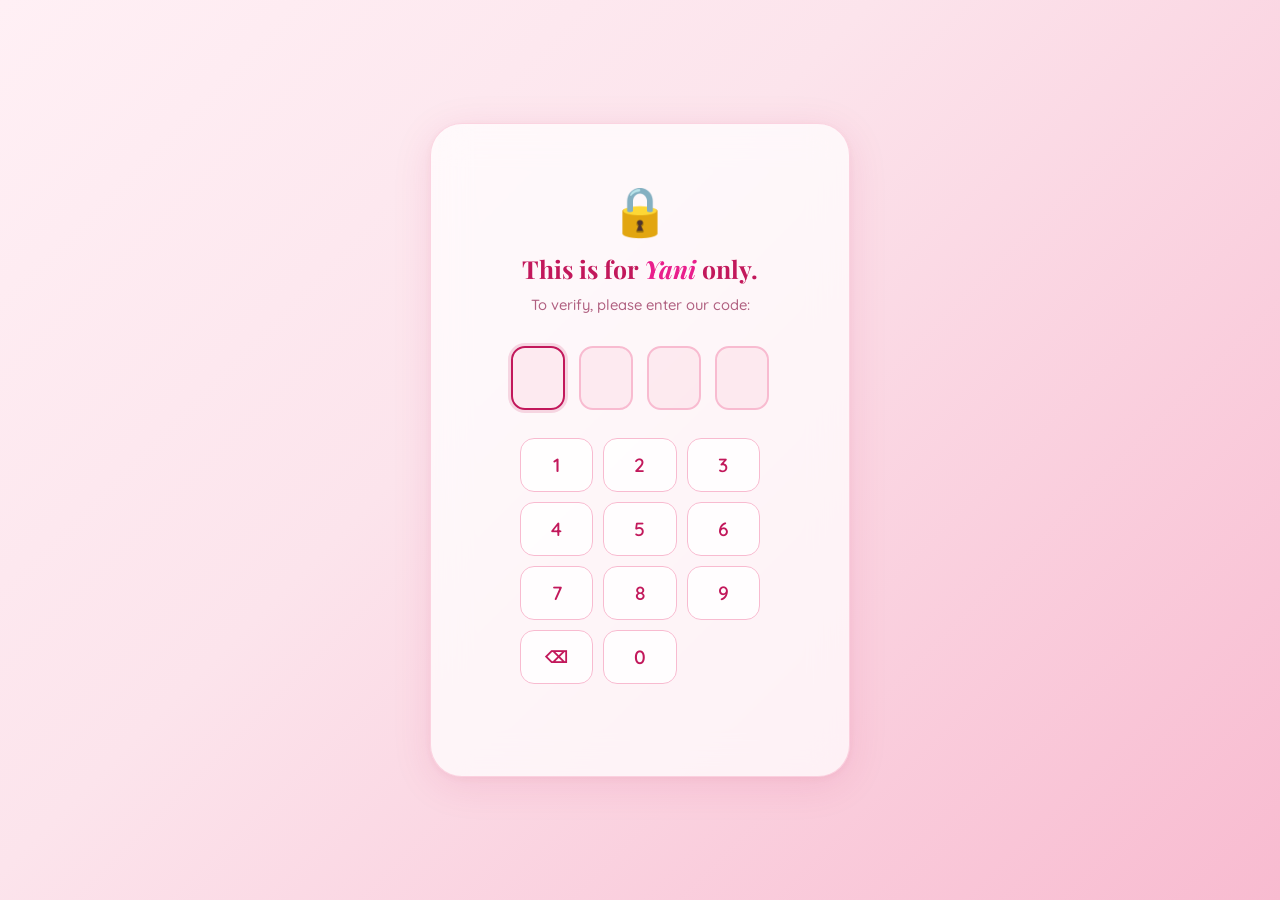
<file: index.html>
<!DOCTYPE html>
<html lang="en">
<head>
  <meta charset="UTF-8" />
  <meta name="viewport" content="width=device-width, initial-scale=1.0"/>
  <title>For Yani Only!</title>
  <link href="https://fonts.googleapis.com/css2?family=Playfair+Display:ital,wght@0,400;0,700;1,400&family=Quicksand:wght@400;500;600&display=swap" rel="stylesheet"/>
  <style>
    :root {
      --pink-deep:   #c2185b;
      --pink-mid:    #e91e8c;
      --pink-soft:   #f48fb1;
      --pink-pale:   #fce4ec;
      --pink-blush:  #fff0f5;
      --pink-rose:   #f8bbd0;
    }

    *, *::before, *::after { box-sizing: border-box; margin: 0; padding: 0; }

    body {
      min-height: 100vh;
      background: linear-gradient(135deg, #fff0f5 0%, #fce4ec 40%, #f8bbd0 100%);
      font-family: 'Quicksand', sans-serif;
      display: flex;
      align-items: center;
      justify-content: center;
      overflow: hidden;
      position: relative;
    }

    .petal {
      position: fixed;
      opacity: 0;
      animation: fall linear infinite;
      pointer-events: none;
      user-select: none;
    }
    @keyframes fall {
      0%   { transform: translateY(-60px) rotate(0deg); opacity: 0.7; }
      100% { transform: translateY(110vh)  rotate(360deg); opacity: 0; }
    }

    .card {
      background: rgba(255,255,255,0.72);
      backdrop-filter: blur(18px);
      border: 1.5px solid rgba(244,143,177,0.35);
      border-radius: 32px;
      padding: 56px 52px 48px;
      max-width: 420px;
      width: 90%;
      text-align: center;
      box-shadow: 0 8px 40px rgba(194,24,91,.10), 0 2px 8px rgba(194,24,91,.06);
      position: relative;
      z-index: 10;
      animation: popIn .7s cubic-bezier(.34,1.56,.64,1) both;
    }
    @keyframes popIn {
      from { transform: scale(.85) translateY(30px); opacity: 0; }
      to   { transform: scale(1)   translateY(0);    opacity: 1; }
    }

    .lock-icon {
      font-size: 3rem;
      margin-bottom: 12px;
      display: block;
      animation: wiggle 2.5s ease-in-out infinite;
    }
    @keyframes wiggle {
      0%,100% { transform: rotate(-6deg); }
      50%      { transform: rotate(6deg); }
    }

    .card h1 {
      font-family: 'Playfair Display', serif;
      font-size: 1.55rem;
      color: var(--pink-deep);
      line-height: 1.4;
      margin-bottom: 8px;
    }
    .card h1 em { color: var(--pink-mid); font-style: italic; }

    .subtitle {
      font-size: 0.92rem;
      color: #b06080;
      margin-bottom: 32px;
      font-weight: 500;
    }

    .dots-row {
      display: flex;
      justify-content: center;
      gap: 14px;
      margin-bottom: 28px;
    }
    .dot-box {
      width: 54px; height: 64px;
      background: rgba(252,228,236,0.7);
      border: 2px solid var(--pink-rose);
      border-radius: 14px;
      display: flex; align-items: center; justify-content: center;
      font-size: 2rem;
      color: var(--pink-deep);
      font-family: 'Playfair Display', serif;
      transition: border-color .2s, background .2s, transform .15s;
    }
    .dot-box.filled  { background: var(--pink-pale); border-color: var(--pink-mid); transform: scale(1.06); }
    .dot-box.active  { border-color: var(--pink-deep); box-shadow: 0 0 0 3px rgba(194,24,91,.15); }

    .numpad {
      display: grid;
      grid-template-columns: repeat(3, 1fr);
      gap: 10px;
      max-width: 240px;
      margin: 0 auto 24px;
    }
    .key {
      background: rgba(255,255,255,0.8);
      border: 1.5px solid var(--pink-rose);
      border-radius: 14px;
      padding: 14px 0;
      font-size: 1.2rem;
      font-family: 'Quicksand', sans-serif;
      font-weight: 600;
      color: var(--pink-deep);
      cursor: pointer;
      transition: background .15s, transform .1s, box-shadow .15s;
      user-select: none;
    }
    .key:hover  { background: var(--pink-pale); box-shadow: 0 4px 12px rgba(194,24,91,.12); }
    .key:active { transform: scale(.94); }
    .key.del    { font-size: 1rem; }
    .key.zero   { grid-column: 2; }

    .shake { animation: shake .4s cubic-bezier(.36,.07,.19,.97) both; }
    @keyframes shake {
      10%,90% { transform: translateX(-4px); }
      30%,70% { transform: translateX(6px); }
      50%      { transform: translateX(-4px); }
    }

    .msg { font-size: .85rem; min-height: 20px; color: var(--pink-deep); font-weight: 600; }

    .success-overlay {
      position: fixed; inset: 0;
      background: rgba(252,228,236,.95);
      display: flex; flex-direction: column;
      align-items: center; justify-content: center;
      z-index: 100;
      opacity: 0; pointer-events: none;
      transition: opacity .5s;
    }
    .success-overlay.show { opacity: 1; pointer-events: all; }
    .success-overlay .big { font-size: 5rem; margin-bottom: 16px; animation: bounce .6s ease infinite alternate; }
    @keyframes bounce { from { transform: translateY(0); } to { transform: translateY(-14px); } }
    .success-overlay p {
      font-family: 'Playfair Display', serif;
      font-size: 1.6rem;
      color: var(--pink-deep);
      margin-bottom: 28px;
      text-align: center;
    }
    .enter-btn {
      background: linear-gradient(135deg, var(--pink-mid), var(--pink-deep));
      color: #fff; border: none; border-radius: 50px;
      padding: 14px 40px; font-size: 1rem;
      font-family: 'Quicksand', sans-serif; font-weight: 700;
      cursor: pointer; letter-spacing: .04em;
      box-shadow: 0 6px 20px rgba(194,24,91,.3);
      transition: transform .15s, box-shadow .15s;
    }
    .enter-btn:hover { transform: translateY(-2px); box-shadow: 0 10px 28px rgba(194,24,91,.35); }

    .burst { position: fixed; pointer-events: none; z-index: 200; }
    .burst span {
      position: absolute; font-size: 1.5rem;
      animation: burst-anim .9s ease forwards;
    }
    @keyframes burst-anim {
      0%   { transform: translate(0,0) scale(1); opacity: 1; }
      100% { transform: translate(var(--tx),var(--ty)) scale(.3); opacity: 0; }
    }
  </style>
</head>
<body>
  <div id="petals"></div>

  <div class="card" id="card">
    <span class="lock-icon">🔒</span>
    <h1>This is for <em>Yani</em> only.</h1>
    <p class="subtitle">To verify, please enter our code:</p>

    <div class="dots-row" id="dots">
      <div class="dot-box active" id="d0"></div>
      <div class="dot-box" id="d1"></div>
      <div class="dot-box" id="d2"></div>
      <div class="dot-box" id="d3"></div>
    </div>

    <div class="numpad" id="numpad">
      <button class="key" data-n="1">1</button>
      <button class="key" data-n="2">2</button>
      <button class="key" data-n="3">3</button>
      <button class="key" data-n="4">4</button>
      <button class="key" data-n="5">5</button>
      <button class="key" data-n="6">6</button>
      <button class="key" data-n="7">7</button>
      <button class="key" data-n="8">8</button>
      <button class="key" data-n="9">9</button>
      <button class="key del" data-n="del">⌫</button>
      <button class="key zero" data-n="0">0</button>
    </div>

    <p class="msg" id="msg"></p>
  </div>

  <div class="success-overlay" id="success">
    <div class="big">🌸</div>
    <p>It's really you, Yani!<br><small style="font-size:1rem;color:#b06080">Welcome to your special place, Yna!</small></p>
    <button class="enter-btn" onclick="window.location.href='home.html'">Enter</button>
  </div>

  <script>
    const petalWrap = document.getElementById('petals');
    ['🌸','🌺','💮','🌷','💗'].forEach((e,i) => {
      for (let j = 0; j < 4; j++) {
        const p = document.createElement('div');
        p.className = 'petal'; p.textContent = e;
        p.style.left = Math.random()*100+'vw';
        p.style.fontSize = (.9+Math.random()*.7)+'rem';
        p.style.animationDuration = (5+Math.random()*8)+'s';
        p.style.animationDelay = (Math.random()*8)+'s';
        petalWrap.appendChild(p);
      }
    });

    const SECRET = '2165';
    let entered = '';

    function updateDots() {
      for (let i = 0; i < 4; i++) {
        const d = document.getElementById('d'+i);
        d.classList.toggle('filled', i < entered.length);
        d.classList.toggle('active', i === entered.length);
        d.textContent = i < entered.length ? '•' : '';
      }
    }
    function push(n) {
      if (entered.length >= 4) return;
      entered += n; updateDots();
      if (entered.length === 4) setTimeout(check, 200);
    }
    function del() {
      entered = entered.slice(0,-1);
      document.getElementById('msg').textContent = '';
      updateDots();
    }
    function check() {
      if (entered === SECRET) {
        for (let i = 0; i < 10; i++) spawnBurst();
        setTimeout(() => document.getElementById('success').classList.add('show'), 400);
      } else {
        const card = document.getElementById('card');
        card.classList.add('shake');
        document.getElementById('msg').textContent = '❌ Hmm, try again! Only Yani knows 💭';
        setTimeout(() => { card.classList.remove('shake'); entered = ''; updateDots(); }, 500);
      }
    }
    function spawnBurst() {
      const b = document.createElement('div'); b.className = 'burst';
      const cx = window.innerWidth/2, cy = window.innerHeight/2;
      b.style.left = cx+'px'; b.style.top = cy+'px';
      for (let i = 0; i < 8; i++) {
        const s = document.createElement('span');
        const a = (i/8)*360, d = 80+Math.random()*80;
        s.style.setProperty('--tx', Math.cos(a*Math.PI/180)*d+'px');
        s.style.setProperty('--ty', Math.sin(a*Math.PI/180)*d+'px');
        s.style.animationDelay = Math.random()*.3+'s';
        s.textContent = ['💗','💕','💖','🌸'][i%4];
        b.appendChild(s);
      }
      document.body.appendChild(b);
      setTimeout(() => b.remove(), 1200);
    }

    document.getElementById('numpad').addEventListener('click', e => {
      const n = e.target.closest('[data-n]')?.dataset.n;
      if (!n) return;
      n === 'del' ? del() : push(n);
    });
    document.addEventListener('keydown', e => {
      if (e.key >= '0' && e.key <= '9') push(e.key);
      if (e.key === 'Backspace') del();
    });
  </script>
</body>
</html>
</file>
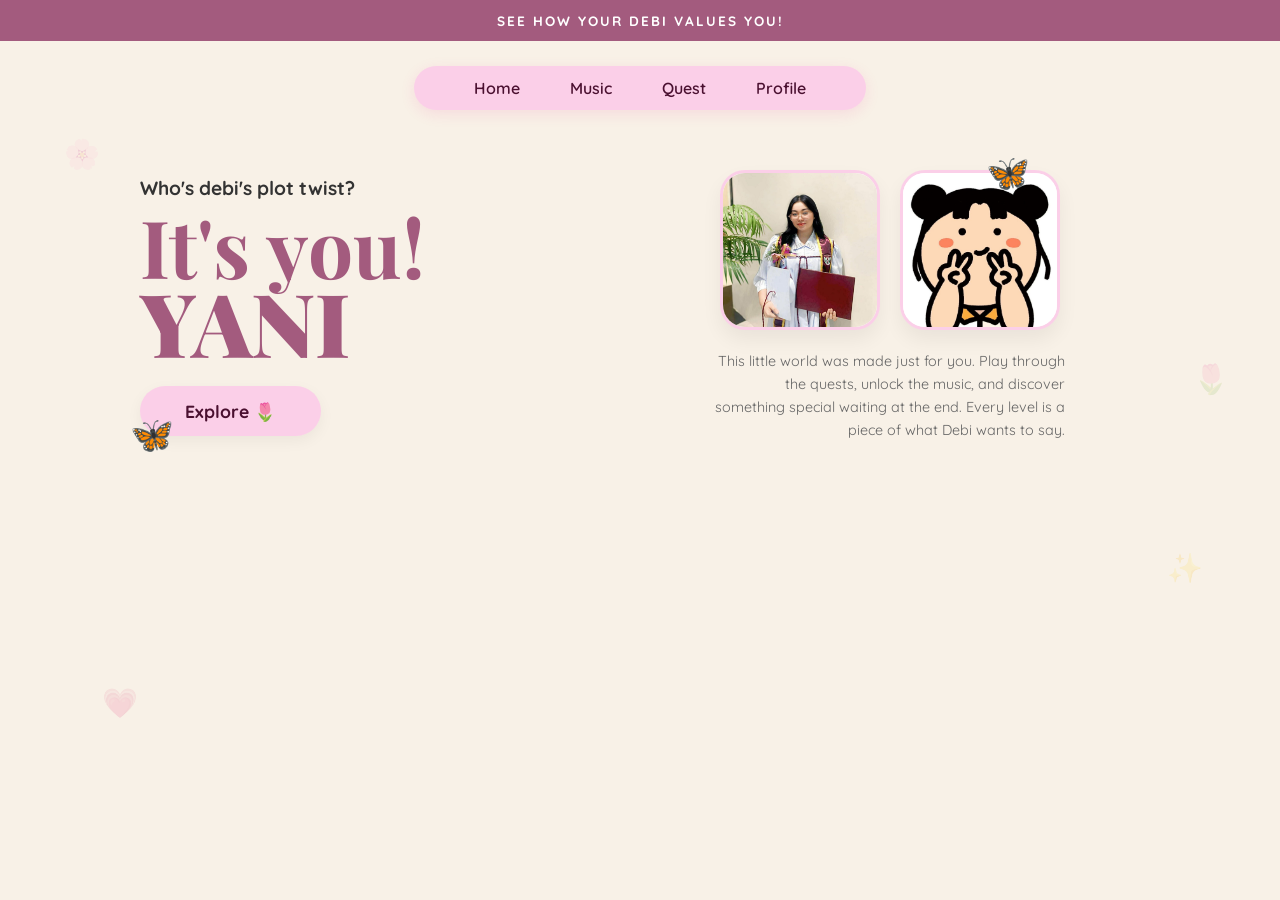
<file: home.html>
<!DOCTYPE html>
<html lang="en">
<head>
  <meta charset="UTF-8" />
  <meta name="viewport" content="width=device-width, initial-scale=1.0"/>
  <title>SEE HOW DEBI VALUES YOU</title>
  <link href="https://fonts.googleapis.com/css2?family=Playfair+Display:ital,wght@0,400;0,700;1,400&family=Quicksand:wght@400;500;600;700&display=swap" rel="stylesheet"/>
  
  <style>
    :root {
      --pink-deep:  #a35b7e; 
      --pink-mid:   #e91e8c;
      --pink-soft:  #fbcfe8; 
      --pink-pale:  #fce4ec;
      --bg-cream:   #F8F1E7; 
    }

    *, *::before, *::after { box-sizing: border-box; margin: 0; padding: 0; }
    html { scroll-behavior: smooth; }

    body {
      font-family: 'Quicksand', sans-serif;
      background-color: var(--bg-cream);
      color: #4a1030;
      min-height: 100vh;
      overflow-x: hidden;
      position: relative;
    }

    .top-banner {
      background-color: var(--pink-deep);
      color: white;
      text-align: center;
      padding: 12px;
      font-weight: 700;
      letter-spacing: 2px;
      font-size: 0.85rem;
      text-transform: uppercase;
      position: relative;
      z-index: 10;
    }

    nav {
      display: flex;
      justify-content: center;
      margin-top: 25px;
      position: relative;
      z-index: 10;
    }
    .nav-pill {
      background-color: var(--pink-soft);
      padding: 12px 60px;
      border-radius: 50px;
      display: flex;
      gap: 50px;
      box-shadow: 0 4px 15px rgba(233, 30, 140, 0.1);
    }
    .nav-pill a {
      text-decoration: none;
      color: #4a1030;
      font-weight: 600;
      font-size: 1rem;
      transition: 0.3s;
    }
    .nav-pill a:hover { color: var(--pink-deep); }

    .petal {
      position: fixed;
      top: -10%;
      opacity: 0;
      animation: fall linear infinite;
      pointer-events: none;
      z-index: 1;
    }
    @keyframes fall {
      0%   { transform: translateY(0) rotate(0deg); opacity: 0.8; }
      100% { transform: translateY(110vh) rotate(360deg); opacity: 0; }
    }

    .hero {
      display: flex;
      align-items: center;
      justify-content: space-between;
      max-width: 1100px;
      margin: 60px auto;
      padding: 0 50px;
      position: relative;
      z-index: 5;
    }

    .hero-left {
      flex: 1;
      position: relative;
      z-index: 5;
    }

    .hero-question {
      font-family: 'Quicksand', sans-serif;
      font-size: 1.2rem;
      font-weight: 700;
      color: #333;
      margin-bottom: 10px;
    }

    .hero-name {
      font-family: 'Playfair Display', serif;
      font-size: 5rem;
      color: var(--pink-deep);
      line-height: 0.9;
      margin-bottom: 25px;
    }
    .hero-name span {
      display: block;
      text-transform: uppercase;
      font-size: 5.5rem;
      font-weight: 900;
    }

    .explore-btn {
      display: inline-block;
      background-color: var(--pink-soft);
      color: #4a1030;
      padding: 14px 45px;
      border-radius: 50px;
      text-decoration: none;
      font-weight: 700;
      font-size: 1.1rem;
      box-shadow: 0 5px 15px rgba(0,0,0,0.05);
      transition: 0.3s;
    }
    .explore-btn:hover {
      transform: translateY(-3px);
      box-shadow: 0 8px 20px rgba(163, 91, 126, 0.2);
    }

    .butterfly {
      position: absolute;
      font-size: 2.2rem;
      animation: float 4s ease-in-out infinite;
      pointer-events: none;
      z-index: 2;
    }
    .butterfly-1 { bottom: -20px; left: -10px; }
    .butterfly-2 { top: -20px; right: 30px; animation-delay: 1s; }

    @keyframes float {
      0%, 100% { transform: translateY(0) rotate(-5deg); }
      50%       { transform: translateY(-15px) rotate(5deg); }
    }

    .hero-right {
      flex: 1;
      display: flex;
      flex-direction: column;
      align-items: center;
      gap: 20px;
    }
    .img-row {
      display: flex;
      gap: 20px;
      position: relative;
    }

    .img-placeholder {
      width: 160px;
      height: 160px;
      background-color: white;
      border-radius: 25px;
      border: 3px solid var(--pink-soft);
      overflow: hidden;
      box-shadow: 0 10px 20px rgba(0,0,0,0.06);
      transition: transform .25s, box-shadow .25s;
    }
    .img-placeholder:hover {
      transform: scale(1.04) rotate(-1deg);
      box-shadow: 0 14px 28px rgba(163,91,126,0.18);
    }
    .img-placeholder img {
      width: 100%;
      height: 100%;
      object-fit: cover;
      display: block;
    }
    /* shown when image file is missing */
    .img-placeholder .fallback {
      width: 100%; height: 100%;
      display: none;
      align-items: center; justify-content: center;
      flex-direction: column;
      gap: 6px;
      background: linear-gradient(135deg, var(--pink-pale), var(--pink-soft));
      color: var(--pink-deep);
      font-size: 0.78rem;
      font-weight: 600;
      text-align: center;
      padding: 12px;
    }
    .img-placeholder .fallback span { font-size: 2rem; }

    .hero-desc {
      max-width: 350px;
      font-size: 0.9rem;
      line-height: 1.6;
      color: #666;
      text-align: right;
    }

    /* subtle bg deco */
    .deco {
      position: fixed;
      pointer-events: none;
      z-index: 0;
      opacity: 0.15;
      font-size: 1.8rem;
      animation: float 6s ease-in-out infinite;
    }

    @media (max-width: 800px) {
      .hero { flex-direction: column; text-align: center; padding: 0 24px; }
      .hero-desc { text-align: center; margin-top: 20px; }
      .img-row { flex-wrap: wrap; justify-content: center; }
      .butterfly-2 { display: none; }
    }
  </style>
</head>
<body>

  <div id="petals"></div>

  <span class="deco" style="top:15%;left:5%;animation-delay:0s">🌸</span>
  <span class="deco" style="top:40%;right:4%;animation-delay:1.5s">🌷</span>
  <span class="deco" style="bottom:20%;left:8%;animation-delay:3s">💗</span>
  <span class="deco" style="bottom:35%;right:6%;animation-delay:2s">✨</span>

  <div class="top-banner">
    See how your Debi values you!
  </div>

  <nav>
    <div class="nav-pill">
      <a href="#home">Home</a>
      <a href="#music">Music</a>
      <a href="quest.html">Quest</a>
      <a href="#profile">Profile</a>
    </div>
  </nav>

  <main class="hero" id="home">

    <div class="hero-left">
      <p class="hero-question">Who's debi's plot twist?</p>
      <h1 class="hero-name">It's you!<br><span>YANI</span></h1>
      <a href="#quest" class="explore-btn">Explore 🌷</a>
      <span class="butterfly butterfly-1">🦋</span>
    </div>

    <div class="hero-right">
      <div class="img-row">
        <span class="butterfly butterfly-2">🦋</span>

        <div class="img-placeholder">
          <img src="yna1.jpg" alt="Yani"
               onerror="this.style.display='none'; this.nextElementSibling.style.display='flex'"/>
          <div class="fallback"><span>📷</span>yna1.png</div>
        </div>

        <div class="img-placeholder">
          <img src="yna2.jpg" alt="Yani"
               onerror="this.style.display='none'; this.nextElementSibling.style.display='flex'"/>
          <div class="fallback"><span>📷</span>yna2.png</div>
        </div>
      </div>

      <p class="hero-desc">
        This little world was made just for you. Play through the quests,
        unlock the music, and discover something special waiting at the end.
        Every level is a piece of what Debi wants to say.
      </p>
    </div>

  </main>

  <script>
    const petalContainer = document.getElementById('petals');
    const petalEmojis = ['🌸', '🌷', '💗', '✨', '🌺', '🦋'];

    function createPetal() {
      const petal = document.createElement('div');
      petal.className = 'petal';
      petal.innerText = petalEmojis[Math.floor(Math.random() * petalEmojis.length)];
      petal.style.left = Math.random() * 100 + 'vw';
      petal.style.fontSize = Math.random() * (1.5 - 0.8) + 0.8 + 'rem';
      const duration = Math.random() * (10 - 5) + 5;
      petal.style.animationDuration = duration + 's';
      petalContainer.appendChild(petal);
      setTimeout(() => petal.remove(), duration * 1000);
    }

    setInterval(createPetal, 400);
  </script>

</body>
</html>
</file>
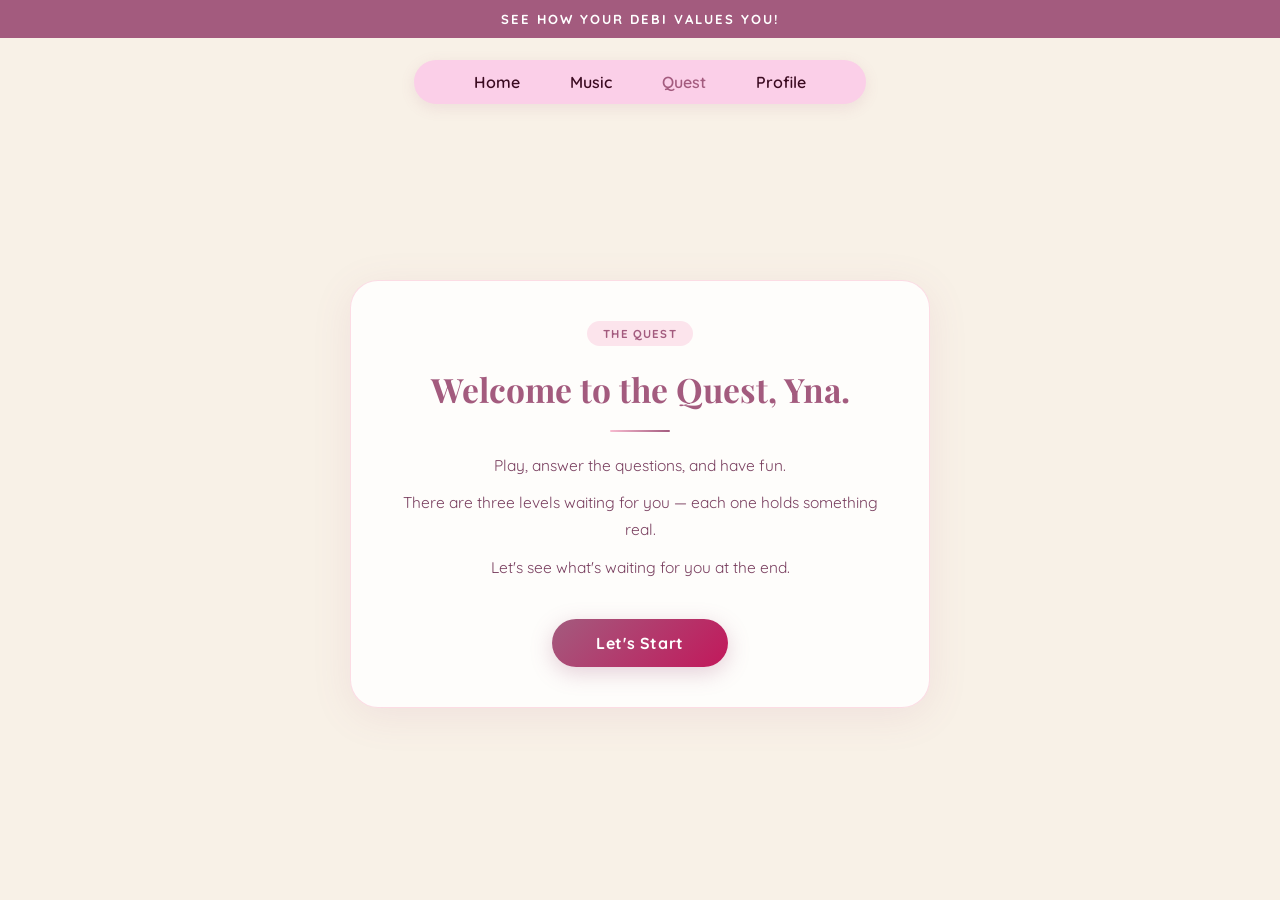
<file: quest.html>
<!DOCTYPE html>
<html lang="en">
<head>
  <meta charset="UTF-8" />
  <meta name="viewport" content="width=device-width, initial-scale=1.0"/>
  <title>The Quest - For Yna</title>
  <link href="https://fonts.googleapis.com/css2?family=Playfair+Display:ital,wght@0,400;0,700;1,400&family=Quicksand:wght@400;500;600;700&display=swap" rel="stylesheet"/>
  <style>

    /* ── DORAEMON ANIMATION ── */
.doraemon-container {
  display: flex;
  justify-content: center;
  margin: 20px 0;
}

.doraemon-img {
  width: 150px;
  height: auto;
  animation: puppyEyes 3s ease-in-out infinite;
  filter: drop-shadow(0 5px 15px rgba(163, 91, 126, 0.2));
}

@keyframes puppyEyes {
  0%, 100% {
    transform: translateY(0) rotate(0deg) scale(1);
  }
  50% {
    transform: translateY(-10px) rotate(3deg) scale(1.05);
  }
}
    
    :root {
      --pink-deep:  #a35b7e;
      --pink-mid:   #c2185b;
      --pink-soft:  #fbcfe8;
      --pink-pale:  #fce4ec;
      --pink-rose:  #f8bbd0;
      --bg-cream:   #F8F1E7;
      --text-dark:  #3a0a20;
      --text-muted: #7a4060;
    }

    *, *::before, *::after { box-sizing: border-box; margin: 0; padding: 0; }
    html { scroll-behavior: smooth; }

    body {
      font-family: 'Quicksand', sans-serif;
      background-color: var(--bg-cream);
      color: var(--text-dark);
      min-height: 100vh;
      overflow-x: hidden;
    }

    /* ── PETALS ── */
    .petal {
      position: fixed; top: -5%;
      opacity: 0; pointer-events: none; z-index: 0;
      animation: fall linear infinite;
      user-select: none;
    }
    @keyframes fall {
      0%   { transform: translateY(0) rotate(0deg); opacity: 0.6; }
      100% { transform: translateY(105vh) rotate(360deg); opacity: 0; }
    }

    /* ── TOP BANNER ── */
    .top-banner {
      background-color: var(--pink-deep);
      color: white;
      text-align: center;
      padding: 11px;
      font-weight: 700;
      letter-spacing: 2px;
      font-size: 0.82rem;
      text-transform: uppercase;
      position: relative; z-index: 10;
    }

    /* ── NAV ── */
    nav {
      display: flex; justify-content: center;
      margin-top: 22px; position: relative; z-index: 10;
    }
    .nav-pill {
      background-color: var(--pink-soft);
      padding: 12px 60px; border-radius: 50px;
      display: flex; gap: 50px;
      box-shadow: 0 4px 15px rgba(163,91,126,0.12);
    }
    .nav-pill a {
      text-decoration: none; color: var(--text-dark);
      font-weight: 600; font-size: 1rem; transition: 0.2s;
    }
    .nav-pill a:hover { color: var(--pink-deep); }

    /* ── SCREEN SYSTEM ── */
    .screen {
      display: none;
      min-height: calc(100vh - 120px);
      align-items: center; justify-content: center;
      padding: 40px 20px;
      position: relative; z-index: 5;
      animation: fadeIn .5s ease both;
    }
    .screen.active { display: flex; }
    @keyframes fadeIn {
      from { opacity: 0; transform: translateY(18px); }
      to   { opacity: 1; transform: translateY(0); }
    }

    /* ── CARD ── */
    .card {
      background: rgba(255,255,255,0.82);
      backdrop-filter: blur(14px);
      border: 1.5px solid rgba(244,143,177,0.3);
      border-radius: 28px;
      padding: 40px;
      max-width: 580px; width: 100%;
      box-shadow: 0 8px 40px rgba(163,91,126,0.10);
      text-align: center;
      position: relative;
    }

    .card-tag {
      display: inline-block;
      background: var(--pink-pale);
      color: var(--pink-deep);
      font-size: 0.72rem; font-weight: 700;
      letter-spacing: 0.1em; text-transform: uppercase;
      padding: 5px 16px; border-radius: 20px;
      margin-bottom: 22px;
    }

    .card h1 {
      font-family: 'Playfair Display', serif;
      font-size: 2.1rem; color: var(--pink-deep);
      line-height: 1.25; margin-bottom: 16px;
    }
    .card h2 {
      font-family: 'Playfair Display', serif;
      font-size: 1.5rem; color: var(--pink-deep);
      margin-bottom: 14px;
    }
    .card p {
      font-size: 0.97rem; color: var(--text-muted);
      line-height: 1.75; margin-bottom: 10px;
    }
    .card p.body-text {
      font-size: 0.94rem; text-align: left;
      color: var(--text-dark); line-height: 1.8;
    }

    /* ── BUTTONS ── */
    .btn-primary {
      display: inline-block;
      background: linear-gradient(135deg, var(--pink-deep), var(--pink-mid));
      color: white; border: none; border-radius: 50px;
      padding: 14px 44px; font-size: 1rem;
      font-family: 'Quicksand', sans-serif; font-weight: 700;
      cursor: pointer; letter-spacing: 0.04em;
      box-shadow: 0 6px 22px rgba(163,91,126,0.28);
      transition: transform .2s, box-shadow .2s;
      margin-top: 28px; text-decoration: none;
    }
    .btn-primary:hover { transform: translateY(-3px); box-shadow: 0 10px 30px rgba(163,91,126,0.35); }

    /* ── DIVIDER ── */
    .divider {
      width: 60px; height: 2px;
      background: linear-gradient(to right, var(--pink-rose), var(--pink-deep));
      border-radius: 2px; margin: 20px auto;
    }

    /* ── PROGRESS BAR ── */
    .progress-wrap {
      margin-bottom: 28px;
      text-align: left;
    }
    .progress-label {
      font-size: 0.75rem; font-weight: 700;
      letter-spacing: 0.08em; text-transform: uppercase;
      color: var(--text-muted); margin-bottom: 8px;
    }
    .progress-track {
      height: 6px; background: var(--pink-pale);
      border-radius: 6px; overflow: hidden;
    }
    .progress-fill {
      height: 100%;
      background: linear-gradient(to right, var(--pink-soft), var(--pink-deep));
      border-radius: 6px;
      transition: width 0.6s cubic-bezier(.4,0,.2,1);
    }

    /* ── QUESTION INPUTS (Trivia) ── */
    .question-block {
      text-align: left; margin-bottom: 24px;
    }
    .question-block label {
      display: block; font-weight: 700;
      font-size: 0.9rem; color: var(--text-muted);
      margin-bottom: 8px; letter-spacing: 0.02em;
    }
    .question-block input {
      width: 100%; padding: 13px 18px;
      border: 2px solid var(--pink-rose);
      border-radius: 14px; font-size: 1rem;
      font-family: 'Quicksand', sans-serif;
      background: rgba(252,228,236,0.3);
      color: var(--text-dark);
      outline: none;
      transition: border-color .2s, box-shadow .2s;
    }
    .question-block input:focus {
      border-color: var(--pink-deep);
      box-shadow: 0 0 0 3px rgba(163,91,126,0.12);
    }
    .question-block input.correct { border-color: #4caf50; background: rgba(200,240,200,0.2); }
    .question-block input.wrong { border-color: #e57373; background: rgba(255,200,200,0.2); }

    .err-msg {
      font-size: 0.82rem; color: #c0392b;
      font-weight: 600; margin-top: 10px;
      min-height: 18px;
    }

    /* ── 4 PICS GRID ── */
    .pics-grid {
      display: grid;
      grid-template-columns: 1fr 1fr;
      gap: 10px;
      margin: 20px 0;
    }
    .pic-cell {
      border-radius: 16px; overflow: hidden;
      aspect-ratio: 1 / 1;
      background: var(--pink-pale);
      border: 2px solid var(--pink-rose);
    }
    .pic-cell img {
      width: 100%; height: 100%;
      object-fit: cover; display: block;
    }
    .pic-cell .pic-fallback {
      width: 100%; height: 100%;
      display: flex; align-items: center; justify-content: center;
      font-size: 0.75rem; color: var(--text-muted);
      font-weight: 600; text-align: center; padding: 8px;
    }

    .hint-text {
      font-size: 0.8rem; color: var(--text-muted);
      font-style: italic; margin-bottom: 6px;
      letter-spacing: 0.03em;
    }

    /* ── LETTER BOXES ── */
    .letter-row {
      display: flex; justify-content: center;
      gap: 8px; margin: 16px 0 8px;
      flex-wrap: wrap;
    }
    .letter-box {
      width: 44px; height: 50px;
      border: 2px solid var(--pink-rose);
      border-radius: 10px;
      background: rgba(252,228,236,0.4);
      display: flex; align-items: center; justify-content: center;
      font-family: 'Playfair Display', serif;
      font-size: 1.3rem; font-weight: 700;
      color: var(--pink-deep);
      text-transform: uppercase;
      cursor: pointer;
      transition: 0.2s;
    }
    .letter-box.filled { background: var(--pink-pale); border-color: var(--pink-deep); transform: scale(1.05); }
    .letter-box.correct-letter { border-color: #4caf50; background: rgba(200,240,200,0.3); }

    /* ── LETTER POOL ── */
    .letter-pool {
      display: grid;
      grid-template-columns: repeat(5, 1fr);
      gap: 8px;
      margin-top: 20px;
      max-width: 320px;
      margin-left: auto;
      margin-right: auto;
    }
    .pool-btn {
      aspect-ratio: 1/1;
      background: white;
      border: 1.5px solid var(--pink-rose);
      border-radius: 10px;
      font-family: 'Quicksand', sans-serif;
      font-size: 1.1rem; font-weight: 700;
      color: var(--pink-deep);
      cursor: pointer;
      transition: 0.2s;
      display: flex; align-items: center; justify-content: center;
      text-transform: uppercase;
    }
    .pool-btn:hover { background: var(--pink-pale); }
    .pool-btn:active { transform: scale(0.9); }
    .pool-btn.used {
      opacity: 0;
      pointer-events: none;
      transform: scale(0.8);
    }

    /* Animations */
    .shake { animation: shake .4s cubic-bezier(.36,.07,.19,.97) both; }
    @keyframes shake {
      10%,90% { transform: translateX(-4px); }
      30%,70% { transform: translateX(6px); }
      50%      { transform: translateX(-4px); }
    }

    /* Modals */
    .success-modal {
      position: fixed; inset: 0;
      background: rgba(248,241,231,0.96);
      display: none;
      align-items: center; justify-content: center;
      z-index: 200; padding: 24px;
    }
    .success-modal.show { display: flex; animation: fadeIn .4s ease both; }
    .success-modal .modal-card {
      background: white; border: 1.5px solid var(--pink-rose);
      border-radius: 28px; padding: 40px;
      max-width: 560px; width: 100%; text-align: center;
      box-shadow: 0 12px 50px rgba(163,91,126,0.14);
      max-height: 88vh; overflow-y: auto;
    }
    .success-modal .modal-card h2 {
      font-family: 'Playfair Display', serif;
      font-size: 1.6rem; color: var(--pink-deep);
      margin-bottom: 6px;
    }
    .success-modal .modal-card p {
      font-size: 0.93rem; color: var(--text-dark);
      line-height: 1.85; text-align: left; margin-bottom: 10px;
    }
    .unlock-word {
      font-family: 'Playfair Display', serif;
      font-size: 2rem; font-weight: 700;
      color: var(--pink-mid); margin: 10px 0 16px;
    }

    /* Burst */
    .burst { position: fixed; pointer-events: none; z-index: 300; }
    .burst span { position: absolute; animation: burst-fly .85s ease forwards; }
    @keyframes burst-fly {
      0%   { transform: translate(0,0) scale(1); opacity: 1; }
      100% { transform: translate(var(--tx),var(--ty)) scale(.2); opacity: 0; }
    }

    @media (max-width: 600px) {
      .letter-box { width: 38px; height: 44px; font-size: 1.1rem; }
      .nav-pill { padding: 12px 28px; gap: 28px; }
    }
  </style>
</head>
<body>

  <div id="petals"></div>

  <div class="top-banner">See how your Debi values you!</div>

  <nav>
    <div class="nav-pill">
      <a href="home.html">Home</a>
      <a href="#music">Music</a>
      <a href="quest.html" style="color:var(--pink-deep)">Quest</a>
      <a href="#profile">Profile</a>
    </div>
  </nav>

  <!-- SCREEN 1: WELCOME -->
  <div class="screen active" id="screen-welcome">
    <div class="card">
      <span class="card-tag">The Quest</span>
      <h1>Welcome to the Quest, Yna.</h1>
      <div class="divider"></div>
      <p>Play, answer the questions, and have fun.</p>
      <p>There are three levels waiting for you — each one holds something real.</p>
      <p>Let's see what's waiting for you at the end.</p>
      <button class="btn-primary" onclick="goTo('screen-trivia')">Let's Start</button>
    </div>
  </div>

  <!-- SCREEN 2: TRIVIA -->
  <div class="screen" id="screen-trivia">
    <div class="card">
      <span class="card-tag">Before we begin</span>
      <h2>Let's see if you remember.</h2>
      <div class="divider"></div>
      <div class="question-block">
        <label>When was our first chat?</label>
        <input type="text" id="q1" placeholder="MMDDYY" maxlength="6"/>
      </div>
      <div class="question-block">
        <label>What is today's date?</label>
        <input type="text" id="q2" placeholder="MMDDYY" maxlength="6"/>
      </div>
      <p class="err-msg" id="trivia-err"></p>
      <button class="btn-primary" onclick="checkTrivia()">Submit</button>
    </div>
  </div>

  <!-- SCREEN 3: TRIVIA PASS -->
  <div class="screen" id="screen-trivia-pass">
    <div class="card">
      <span class="card-tag">Correct!</span>
      <h1>You thought it right.</h1>
      <div class="divider"></div>
      <p>Memory check passed. Now let's go somewhere deeper.</p>
      <p style="font-size:0.85rem;color:var(--pink-deep);font-weight:600;margin-top:8px;">
        Three levels ahead. Each one means something.
      </p>
      <button class="btn-primary" onclick="goTo('screen-l1')">Next Level</button>
    </div>
  </div>

  <!-- SCREEN 4: LEVEL 1 -->
  <div class="screen" id="screen-l1">
    <div class="card">
      <div class="progress-wrap">
        <div class="progress-label">Level 1 of 3</div>
        <div class="progress-track"><div class="progress-fill" style="width:33%"></div></div>
      </div>
      <span class="card-tag">4 Pics, 1 Word</span>
      <p class="hint-text">Hint: To SEE something small that others might miss.</p>
      <div class="pics-grid">
        <div class="pic-cell"><img src="level1a.jpg" alt="Hint 1" onerror="this.style.display='none';this.nextElementSibling.style.display='flex'"/><div class="pic-fallback">level1a.jpg</div></div>
        <div class="pic-cell"><img src="level1b.jpg" alt="Hint 2" onerror="this.style.display='none';this.nextElementSibling.style.display='flex'"/><div class="pic-fallback">level1b.jpg</div></div>
        <div class="pic-cell"><img src="level1c.jpg" alt="Hint 3" onerror="this.style.display='none';this.nextElementSibling.style.display='flex'"/><div class="pic-fallback">level1c.jpg</div></div>
        <div class="pic-cell"><img src="level1d.jpg" alt="Hint 4" onerror="this.style.display='none';this.nextElementSibling.style.display='flex'"/><div class="pic-fallback">level1d.jpg</div></div>
      </div>
      <div class="letter-row" id="letters-l1"></div>
      <p class="err-msg" id="err-l1"></p>
      <div class="letter-pool" id="pool-l1"></div>
    </div>
  </div>

  <!-- SCREEN 5: LEVEL 2 -->
  <div class="screen" id="screen-l2">
    <div class="card">
      <div class="progress-wrap">
        <div class="progress-label">Level 2 of 3</div>
        <div class="progress-track"><div class="progress-fill" style="width:66%"></div></div>
      </div>
      <span class="card-tag">4 Pics, 1 Word</span>
      <p class="hint-text">Hint: A PLACE where you feel safe.</p>
      <div class="pics-grid">
        <div class="pic-cell"><img src="level2a.jpg" alt="Hint 1" onerror="this.style.display='none';this.nextElementSibling.style.display='flex'"/><div class="pic-fallback">level2a.jpg</div></div>
        <div class="pic-cell"><img src="level2b.jpg" alt="Hint 2" onerror="this.style.display='none';this.nextElementSibling.style.display='flex'"/><div class="pic-fallback">level2b.jpg</div></div>
        <div class="pic-cell"><img src="level2c.jpg" alt="Hint 3" onerror="this.style.display='none';this.nextElementSibling.style.display='flex'"/><div class="pic-fallback">level2c.jpg</div></div>
        <div class="pic-cell"><img src="level2d.jpg" alt="Hint 4" onerror="this.style.display='none';this.nextElementSibling.style.display='flex'"/><div class="pic-fallback">level2d.jpg</div></div>
      </div>
      <div class="letter-row" id="letters-l2"></div>
      <p class="err-msg" id="err-l2"></p>
      <div class="letter-pool" id="pool-l2"></div>
    </div>
  </div>

  <!-- SCREEN 6: LEVEL 3 -->
  <div class="screen" id="screen-l3">
    <div class="card">
      <div class="progress-wrap">
        <div class="progress-label">Level 3 of 3</div>
        <div class="progress-track"><div class="progress-fill" style="width:100%"></div></div>
      </div>
      <span class="card-tag">4 Pics, 1 Word</span>
      <p class="hint-text">Hint: To PICK one, even when there are many options.</p>
      <div class="pics-grid">
        <div class="pic-cell"><img src="level3a.jpg" alt="Hint 1" onerror="this.style.display='none';this.nextElementSibling.style.display='flex'"/><div class="pic-fallback">level3a.jpg</div></div>
        <div class="pic-cell"><img src="level3b.jpg" alt="Hint 2" onerror="this.style.display='none';this.nextElementSibling.style.display='flex'"/><div class="pic-fallback">level3b.jpg</div></div>
        <div class="pic-cell"><img src="level3c.jpg" alt="Hint 3" onerror="this.style.display='none';this.nextElementSibling.style.display='flex'"/><div class="pic-fallback">level3c.jpg</div></div>
        <div class="pic-cell"><img src="level3d.jpg" alt="Hint 4" onerror="this.style.display='none';this.nextElementSibling.style.display='flex'"/><div class="pic-fallback">level3d.jpg</div></div>
      </div>
      <div class="letter-row" id="letters-l3"></div>
      <p class="err-msg" id="err-l3"></p>
      <div class="letter-pool" id="pool-l3"></div>
    </div>
  </div>

  <!-- SCREEN 7: FINAL -->
  <div class="screen" id="screen-final">
    <div class="card">
      <span class="card-tag">Quest Complete</span>
      <h1>You successfully completed the quest.</h1>
      <div class="divider"></div>
      <p>And now you're still here.</p>
      <p>I just want you to know that I don't want you to feel rushed or pressured. Just take your time, this time.</p>
      <p style="font-weight:700; color:var(--pink-deep); font-size:3rem; margin-top:10px;">
        I just want to ask &mdash; may I court you, Yna?
      </p>
      <p style="font-style:italic; color:var(--text-muted); font-size:0.88rem; margin-top:10px;">
        Message your response in 10 minutes to add a little thrill.
      </p>
      <div class="doraemon-container">
        <img src="doraemon.png" class="doraemon-img" alt="Cute Doraemon">
      </div>
    </div>
  </div>

  <!-- MODAL: LEVEL 1 -->
  <div class="success-modal" id="modal-l1">
    <div class="modal-card">
      <span class="card-tag">Level 1 Unlocked</span>
      <h2>Galing galing, Love!</h2>
      <div class="unlock-word">NOTICE</div>
      <div class="divider"></div>
      <p>
        Did you know I really notice your kakulitan right after I replied from your "Hi".
        It was funny ha na isa ka adlaw I notice na gasmile na ko sa mga messages nimo,
        na gaexcited nako mag online para mamessage ka, ug na you are something special
        na for me.
      </p>
      <p>
        My task for you is to proceed to see what's waiting for you.
      </p>
      <button class="btn-primary" onclick="closeModal('modal-l1'); goTo('screen-l2')">Next Level</button>
    </div>
  </div>

  <!-- MODAL: LEVEL 2 -->
  <div class="success-modal" id="modal-l2">
    <div class="modal-card">
      <span class="card-tag">Level 2 Unlocked</span>
      <h2>Congratss, palangga!</h2>
      <div class="unlock-word">HOME</div>
      <div class="divider"></div>
      <p>
        You're really my home. I feel so safe, secure, and at peace whenever I talked
        to you, love. Never naging lisod ang pag open up sa imo kay grabe ka muvalidate
        ug feeling. You never just listen but also understands me.
      </p>
      <p>
        Thank you for making me feel this way, palangga. Feeling na ginawish lang nako
        before tas karon ginapakita lang nimo naturally.
      </p>
      <p>
        Yeppp, this is not yet the end &mdash; proceed to the next level, love, gogogogo!
      </p>
      <button class="btn-primary" onclick="closeModal('modal-l2'); goTo('screen-l3')">Next Level</button>
    </div>
  </div>

  <!-- MODAL: LEVEL 3 -->
  <div class="success-modal" id="modal-l3">
    <div class="modal-card">
      <span class="card-tag">Level 3 Unlocked</span>
      <h2>You nailed it, love.</h2>
      <div class="unlock-word">CHOOSE</div>
      <div class="divider"></div>
      <p>
        Out of everyone, I will CHOOSE you always. I will choose not only you but
        also this relationship. It was not something rushed or something forced.
        Nag grow sya quietly in the way I look forward talking to you, in the way
        maremember tika sa gamay na butang, in the way na mahimo nako ang butang naturally.
      </p>
      <p>
        This is not just for "fun fun lang" na pagtuo nako at first but this is
        something deeper na. The willingness to be with you, to understand you,
        to listen to you, and to help you is always a choice.
      </p>
      <p>
        Choosing you is not just about this day, about this moment, but it's about
        choosing you even in hard times, even in just ordinary days, and even in quiet moments.
      </p>
      <p style="font-weight:700; color:var(--pink-deep); font-size:1rem; text-align:center; margin-top:8px;">
        I WILL CHOOSE YOU, SHAINA.
      </p>
      <button class="btn-primary" onclick="closeModal('modal-l3'); goTo('screen-final')">Next</button>
    </div>
  </div>

  <script>
    const pw = document.getElementById('petals');
    const petalTexts = ['🌸','🌷','·','·'];
    for (let i = 0; i < 16; i++) {
      const p = document.createElement('div');
      p.className = 'petal';
      p.textContent = petalTexts[i % petalTexts.length];
      p.style.left = Math.random()*100+'vw';
      p.style.fontSize = (.7+Math.random()*.6)+'rem';
      p.style.animationDuration = (7+Math.random()*9)+'s';
      p.style.animationDelay = (Math.random()*12)+'s';
      pw.appendChild(p);
    }

    function goTo(id) {
      document.querySelectorAll('.screen').forEach(s => s.classList.remove('active'));
      document.getElementById(id).classList.add('active');
      window.scrollTo(0,0);
    }
    function closeModal(id) { document.getElementById(id).classList.remove('show'); }
    function showModal(id) { document.getElementById(id).classList.add('show'); spawnHearts(); }

    function checkTrivia() {
      const q1 = document.getElementById('q1').value.trim();
      const q2 = document.getElementById('q2').value.trim();
      const now = new Date();
      const today = String(now.getMonth()+1).padStart(2,'0') + String(now.getDate()).padStart(2,'0') + String(now.getFullYear()).slice(-2);
      
      if (q1 === '012726' && q2 === today) {
        goTo('screen-trivia-pass');
      } else {
        document.getElementById('trivia-err').textContent = "That's not quite right. Check the dates!";
        document.querySelector('#screen-trivia .card').classList.add('shake');
        setTimeout(() => document.querySelector('#screen-trivia .card').classList.remove('shake'), 400);
      }
    }

    const levels = [
      { id: 'l1', word: 'NOTICE', modal: 'modal-l1' },
      { id: 'l2', word: 'HOME',   modal: 'modal-l2' },
      { id: 'l3', word: 'CHOOSE', modal: 'modal-l3' }
    ];

    levels.forEach(lvl => {
      let typed = [];
      const wordLen = lvl.word.length;
      const lrow = document.getElementById('letters-' + lvl.id);
      const poolDiv = document.getElementById('pool-' + lvl.id);

      let poolArr = lvl.word.split('');
      const alphabet = "ABCDEFGHIJKLMNOPQRSTUVWXYZ";
      while (poolArr.length < 10) {
        let r = alphabet[Math.floor(Math.random()*26)];
        poolArr.push(r);
      }
      poolArr.sort(() => Math.random() - 0.5);

      for (let i = 0; i < wordLen; i++) {
        const box = document.createElement('div');
        box.className = 'letter-box';
        box.id = `${lvl.id}-box-${i}`;
        box.onclick = () => removeLetter(lvl, i, typed);
        lrow.appendChild(box);
      }

      poolArr.forEach((char, idx) => {
        const btn = document.createElement('button');
        btn.className = 'pool-btn';
        btn.textContent = char;
        btn.id = `${lvl.id}-pool-${idx}`;
        btn.onclick = () => addLetter(lvl, char, idx, typed);
        poolDiv.appendChild(btn);
      });
    });

    function addLetter(lvl, char, poolIdx, typed) {
      if (typed.length < lvl.word.length) {
        typed.push({ char, poolIdx });
        updateUI(lvl, typed);
        if (typed.length === lvl.word.length) checkAnswer(lvl, typed);
      }
    }

    function removeLetter(lvl, boxIdx, typed) {
      if (typed[boxIdx]) {
        typed.splice(boxIdx, 1);
        updateUI(lvl, typed);
      }
    }

    function updateUI(lvl, typed) {
      for (let i = 0; i < lvl.word.length; i++) {
        const box = document.getElementById(`${lvl.id}-box-${i}`);
        box.textContent = typed[i] ? typed[i].char : "";
        box.classList.toggle('filled', !!typed[i]);
      }
      const allPoolBtns = document.querySelectorAll(`#pool-${lvl.id} .pool-btn`);
      allPoolBtns.forEach(btn => btn.classList.remove('used'));
      typed.forEach(item => {
        document.getElementById(`${lvl.id}-pool-${item.poolIdx}`).classList.add('used');
      });
    }

    function checkAnswer(lvl, typed) {
      const guess = typed.map(t => t.char).join('');
      if (guess === lvl.word) {
        setTimeout(() => showModal(lvl.modal), 400);
      } else {
        const lrow = document.getElementById('letters-' + lvl.id);
        lrow.classList.add('shake');
        document.getElementById('err-'+lvl.id).textContent = "Try again, love!";
        setTimeout(() => {
          lrow.classList.remove('shake');
          typed.length = 0;
          updateUI(lvl, typed);
          document.getElementById('err-'+lvl.id).textContent = "";
        }, 800);
      }
    }

    function spawnHearts() {
      for (let i = 0; i < 15; i++) {
        const b = document.createElement('div'); b.className = 'burst';
        b.style.left = '50%'; b.style.top = '50%';
        for (let j = 0; j < 6; j++) {
          const s = document.createElement('span');
          const a = (j/6)*360, d = 80+Math.random()*60;
          s.style.setProperty('--tx', Math.cos(a)*d+'px');
          s.style.setProperty('--ty', Math.sin(a)*d+'px');
          s.textContent = '🌸';
          b.appendChild(s);
        }
        document.body.appendChild(b);
        setTimeout(() => b.remove(), 1000);
      }
    }
  </script>
</body>
</html>
</file>
